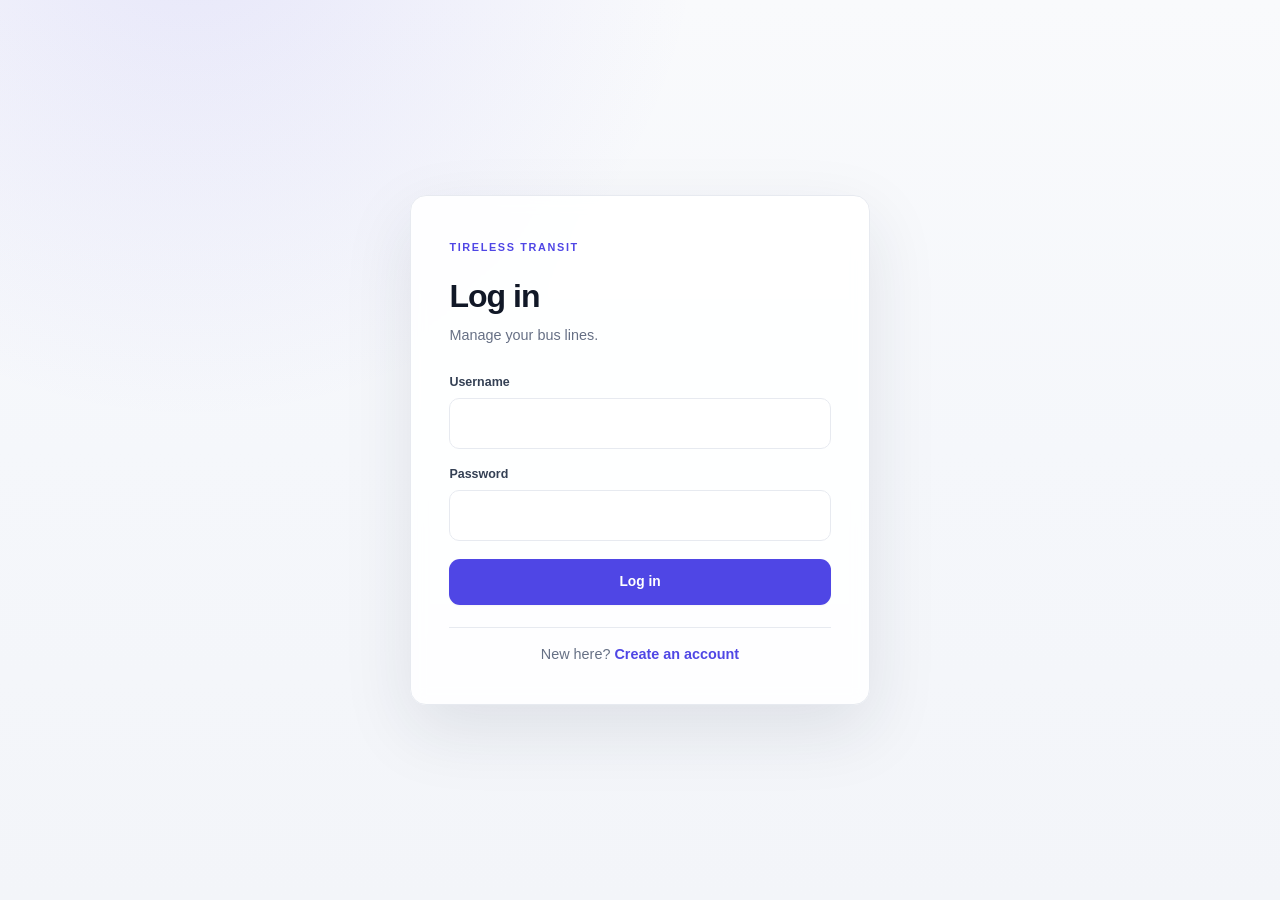
<file: wwwroot/login/index.html>
<!doctype html>
<html lang="en">
  <head><meta charset="utf-8" /><meta name="viewport" content="width=device-width, initial-scale=1" />
    <meta name="theme-color" content="#2563eb" />
    <title>Log in · Tireless Transit</title>
    <link rel="stylesheet" href="styles.css" />
  </head>
  <body><main class="auth-page"><section class="card" aria-labelledby="login-heading">
    <h1 id="login-heading">Log in</h1>
    <p>Manage your bus lines.</p>
    <form id="login-form">
      <label for="username">Username</label>
      <input type="text" id="username" name="username" maxlength="50" required autocomplete="username" />
      <label for="password">Password</label>
      <input type="password" id="password" name="password" maxlength="20" required autocomplete="current-password" />
      <button type="submit">Log in</button>
      <p id="form-message" aria-live="polite"></p>
    </form>
    <p>New here? <a href="../register/">Create an account</a></p>
  </section></main>
  <script src="auth.js"></script>
</body>
</html>
</file>
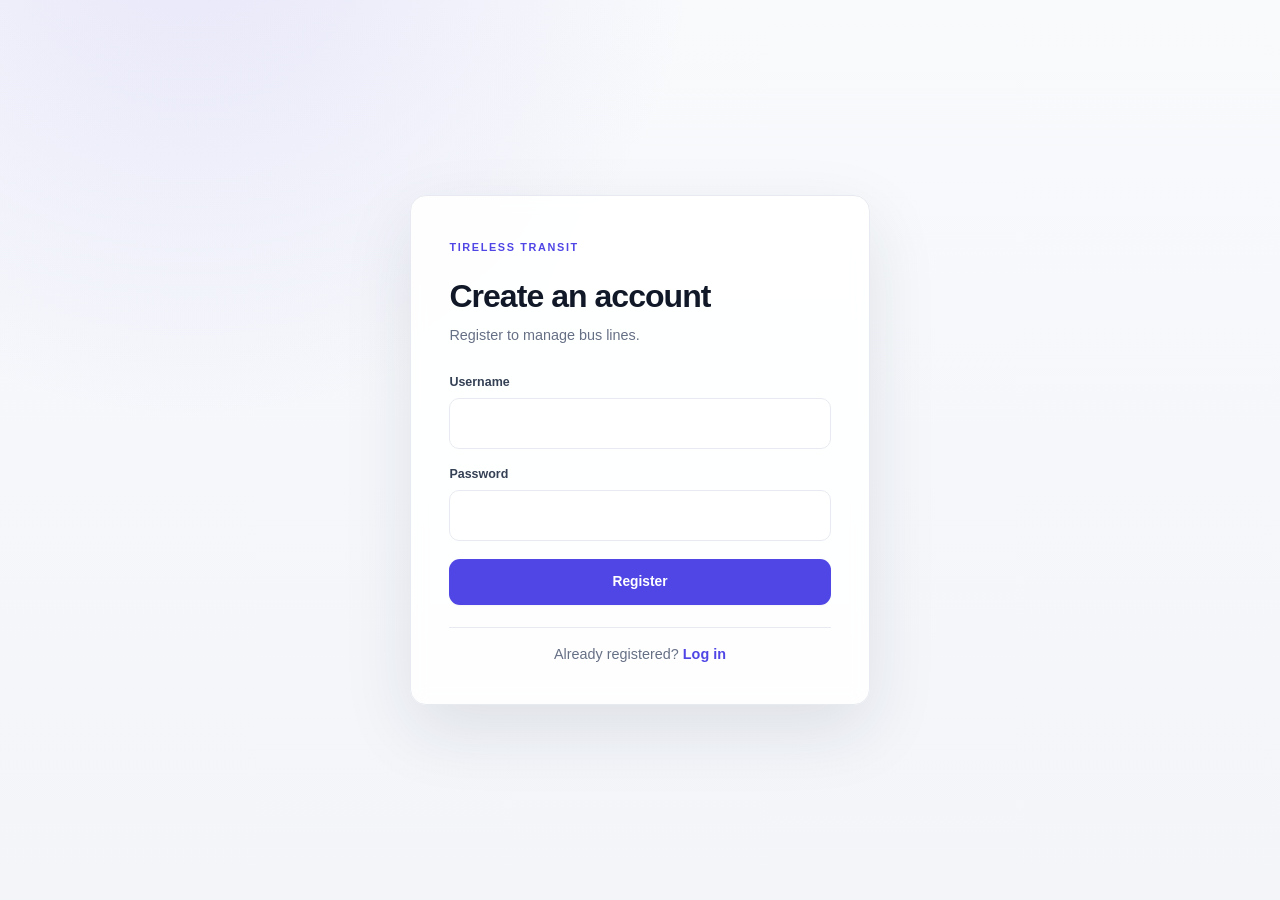
<file: wwwroot/register/index.html>
<!doctype html>
<html lang="en">
  <head>
    <meta charset="utf-8" />
    <meta name="viewport" content="width=device-width, initial-scale=1" />
    <meta name="theme-color" content="#2563eb" />
    <title>Create account · Tireless Transit</title>
    <link rel="stylesheet" href="styles.css" />
  </head>
  <body>
    <main class="auth-page">
      <section class="card" aria-labelledby="register-heading">
        <h1 id="register-heading">Create an account</h1>
        <p>Register to manage bus lines.</p>
        <form id="register-form">
          <label for="username">Username</label>
          <input type="text" id="username" name="username" maxlength="50" required autocomplete="username" />
          <label for="password">Password</label>
          <input type="password" id="password" name="password" maxlength="20" required autocomplete="new-password" />
          <input type="hidden" name="role" value="User" />
          <button type="submit">Register</button>
          <p id="form-message" aria-live="polite"> </p>
        </form>
        <p>Already registered? <a href="../login/">Log in</a></p>
      </section>
    </main>
    <script src="auth.js"></script>
  </body>
</html>
</file>
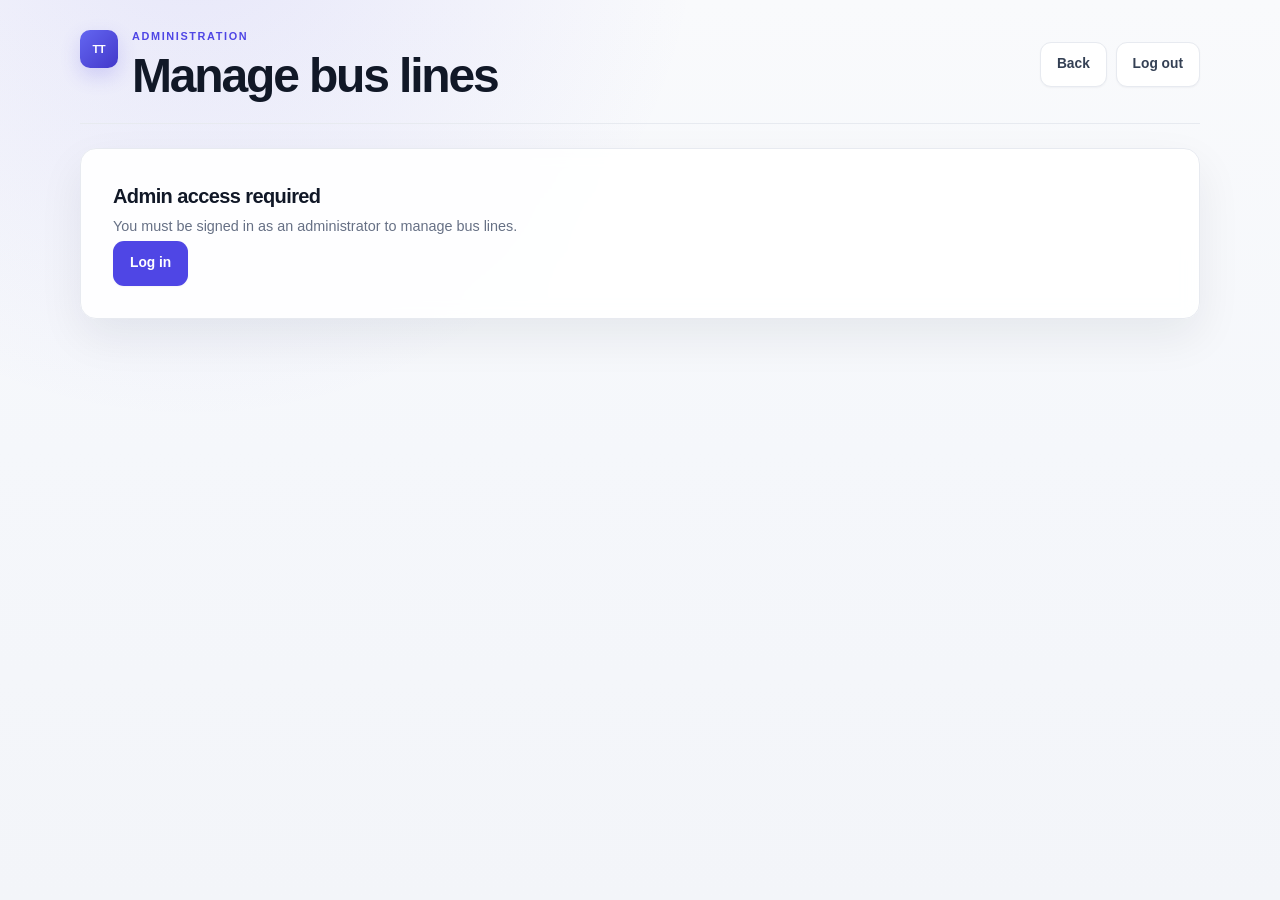
<file: wwwroot/admin/bus-lines/index.html>
<!doctype html>
<html lang="en">
<head>
  <meta charset="utf-8" />
  <meta name="viewport" content="width=device-width, initial-scale=1" />
  <meta name="theme-color" content="#2563eb" />
  <title>Manage bus lines · Tireless Transit</title>
  <link rel="stylesheet" href="style.css" />
</head>
<body>
  <main class="page-shell">
    <header class="page-header">
      <div>
        <p class="eyebrow">Administration</p>
        <h1>Manage bus lines</h1>
      </div>
      <div class="header-actions">
        <a class="button secondary" href="../../">Back</a>
        <button id="logout-button" class="button secondary" type="button">Log out</button>
      </div>
    </header>

    <section id="access-denied" class="card" hidden>
      <h2>Admin access required</h2>
      <p>You must be signed in as an administrator to manage bus lines.</p>
      <div class="form-actions"><a class="button" href="../../login/">Log in</a></div>
    </section>

    <section id="admin-content" hidden>
      <section class="card">
        <p class="eyebrow">Fleet editor</p>
        <h2>Add a bus line</h2>
        <p class="helper-text">Keep route details consistent so they are easy to scan on the public fleet view.</p>
        <form id="bus-line-form">
          <label for="driver">Driver</label>
          <label for="plate">License plate number</label>
          <input id="driver" name="driver" maxlength="100" required autocomplete="name" />
          <input id="plate" name="plate" maxlength="20" required />
          <label for="originCity">Origin city</label>
          <label for="destinationCity">Destination city</label>
          <input id="originCity" name="originCity" maxlength="100" required />
          <input id="destinationCity" name="destinationCity" maxlength="100" required />
          <label for="routeStatus">Route status</label>
          <label for="hours">Operating hours</label>
          <select id="routeStatus" name="routeStatus" required>
            <option>Scheduled</option>
            <option>En Route</option>
            <option>Delayed</option>
            <option>Cancelled</option>
          </select>
          <input id="hours" name="hours" maxlength="100" required placeholder="06:00 - 22:30" />
          <div class="form-actions">
            <button id="submit-button" class="button" type="submit">Add bus line</button>
            <button id="cancel-edit-button" class="button secondary" type="button" hidden>Cancel edit</button>
          </div>
          <p id="form-message" class="message" aria-live="polite"></p>
        </form>
      </section>

      <section class="fleet">
        <div class="fleet-heading">
          <div>
            <p class="eyebrow">Overview</p>
            <h2>Current fleet</h2>
          </div>
          <button id="refresh-button" class="button secondary" type="button">Refresh</button>
        </div>
        <p id="loading-message" class="message">Loading bus lines…</p>
        <div id="bus-lines" class="bus-lines"></div>
      </section>
    </section>
  </main>
  <script src="app.js"></script>
</body>
</html>
</file>
<file: wwwroot/login/styles.css>
:root {
  --primary-color: #4f46e5;
  --primary-hover: #4338ca;
  --primary-soft: #eef2ff;
  --bg-color: #f5f7fb;
  --card-bg: #fff;
  --text-main: #111827;
  --text-muted: #667085;
  --text-soft: #98a2b3;
  --border-color: #e7eaf0;
  --border-strong: #d4d9e2;
  --success: #087443;
  --success-soft: #ecfdf3;
  --warning: #a15c00;
  --warning-soft: #fff7e6;
  --danger: #c43232;
  --danger-soft: #fff1f2;
  --info-soft: #eef4ff;
  --border-radius: 16px;
  --shadow-sm: 0 1px 2px rgba(16,24,40,.04);
  --shadow-md: 0 18px 45px rgba(16,24,40,.07);
  --shadow-lg: 0 25px 70px rgba(31,41,55,.10);
  --content-width: 1120px;
}
* { box-sizing: border-box; margin: 0; padding: 0; }
html { scroll-behavior: smooth; }
body {
  min-height: 100vh;
  font-family: Inter, ui-sans-serif, -apple-system, BlinkMacSystemFont, "Segoe UI", sans-serif;
  background: radial-gradient(circle at 15% -10%, rgba(79,70,229,.11), transparent 32rem), linear-gradient(180deg,#f9fafc 0%,var(--bg-color) 50%,#f3f5f9 100%);
  color: var(--text-main); line-height: 1.5; padding: 1.5rem 1rem 3rem; -webkit-font-smoothing: antialiased;
}
button,input,select { font: inherit; }
button,.button,.navigation-button { display:inline-flex;align-items:center;justify-content:center;min-height:42px;padding:.7rem 1rem;font-size:.86rem;font-weight:750;border:1px solid transparent;border-radius:11px;cursor:pointer;text-decoration:none;background:var(--primary-color);color:#fff;box-shadow:var(--shadow-sm);transition:.18s ease; }
button:hover,.button:hover,.navigation-button:hover { background:var(--primary-hover);transform:translateY(-1px);box-shadow:0 8px 22px rgba(79,70,229,.18); }
button:active,.button:active { transform:translateY(0); }
button:disabled,.button:disabled { opacity:.55;cursor:not-allowed;transform:none;box-shadow:none; }
.button.secondary { background:#fff;color:#344054;border-color:var(--border-color); }
.button.secondary:hover { background:#f8f9fc;border-color:var(--border-strong);box-shadow:var(--shadow-sm); }
.button.danger { background:var(--danger); }
.button.danger:hover { background:#aa2828; }
[hidden] { display:none !important; }
.page-shell { width:min(100%,var(--content-width)); margin:0 auto; display:flex; flex-direction:column; gap:1.5rem; }
.page-header { display:flex;justify-content:space-between;align-items:center;gap:1.5rem;padding:.25rem 0 1.4rem;border-bottom:1px solid var(--border-color); }
.page-header > div:first-child { position:relative;padding-left:3.25rem; }
.page-header > div:first-child::before { content:"TT";position:absolute;left:0;top:.15rem;width:2.35rem;height:2.35rem;border-radius:10px;display:grid;place-items:center;background:linear-gradient(135deg,#6366f1,#4338ca);color:#fff;font-size:.7rem;font-weight:900;letter-spacing:-.04em;box-shadow:0 8px 20px rgba(79,70,229,.2); }
.eyebrow { font-size:.68rem;text-transform:uppercase;letter-spacing:.15em;color:var(--primary-color);font-weight:850;margin-bottom:.42rem; }
.page-header h1 { font-size:clamp(2rem,4vw,3rem);letter-spacing:-.045em;line-height:1.03; }
.header-actions { display:flex;flex-wrap:wrap;gap:.55rem;align-items:center;justify-content:flex-end; }
.card { background:rgba(255,255,255,.9);border:1px solid var(--border-color);border-radius:var(--border-radius);padding:clamp(1.25rem,3vw,2rem);box-shadow:var(--shadow-md);backdrop-filter:blur(8px); }
.card h1,.card h2 { letter-spacing:-.03em; }
.card h1 { font-size:1.65rem; }
.card h2 { font-size:1.25rem;margin-bottom:.35rem; }
.card p,.helper-text,.message { color:var(--text-muted);font-size:.9rem; }
.card p a,.helper-text a { color:var(--primary-color);text-decoration:none;font-weight:750; }
.card p a:hover,.helper-text a:hover { text-decoration:underline; }
form label { display:block;font-size:.78rem;font-weight:750;color:#344054;margin:0 0 .42rem; }
form input,form select,input#message { width:100%;padding:.82rem .9rem;margin:0 0 1rem;border:1px solid var(--border-color);border-radius:10px;background:#fff;color:var(--text-main);font-size:.94rem;transition:.15s ease; }
form input::placeholder { color:var(--text-soft); }
form input:hover,form select:hover { border-color:var(--border-strong); }
form input:focus,form select:focus,input#message:focus { outline:none;border-color:#a5b4fc;box-shadow:0 0 0 4px rgba(79,70,229,.11); }
input:disabled,select:disabled { background:#f2f4f7;cursor:not-allowed; }
form br { display:none; }
.form-actions { display:flex;flex-wrap:wrap;gap:.6rem;margin-top:.2rem; }
.fleet { margin-top:.25rem; }
.fleet-heading { display:flex;align-items:flex-end;justify-content:space-between;gap:1rem;margin-bottom:.8rem; }
.fleet-heading h2 { font-size:1.25rem;letter-spacing:-.025em; }
.message { margin-top:.65rem; }
.error { color:var(--danger)!important;font-weight:650; }
.bus-lines { display:grid;grid-template-columns:repeat(2,minmax(0,1fr));gap:1rem;margin-top:1rem; }
.bus-line { position:relative;display:flex;justify-content:space-between;gap:1.25rem;padding:1.25rem;background:#fff;border:1px solid var(--border-color);border-radius:14px;box-shadow:var(--shadow-sm);transition:.18s ease;overflow:hidden; }
.bus-line::before { content:"";position:absolute;left:0;top:0;bottom:0;width:3px;background:#c7d2fe; }
.bus-line:hover { transform:translateY(-2px);border-color:#d9def0;box-shadow:0 15px 32px rgba(16,24,40,.08); }
.bus-line h3 { font-size:1rem;letter-spacing:-.015em;margin-bottom:.4rem; }
.bus-line p { color:var(--text-muted);font-size:.83rem; }
.bus-line .line-route { color:var(--text-main);font-weight:800;font-size:.98rem;margin-bottom:.7rem; }
.bus-line .line-meta { display:grid;grid-template-columns:repeat(2,minmax(0,1fr));gap:.35rem .9rem; }
.line-actions { display:flex;flex-direction:column;gap:.45rem;align-self:flex-start; }
.line-actions .button { min-height:36px;padding:.5rem .75rem;font-size:.78rem; }
.status-badge { display:inline-flex;align-items:center;width:fit-content;margin-bottom:.55rem;padding:.27rem .58rem;border-radius:999px;font-size:.69rem;font-weight:850;background:var(--primary-soft);color:#4338ca; }
.status-scheduled { background:var(--success-soft);color:var(--success); }
.status-en-route { background:var(--info-soft);color:#2454b8; }
.status-delayed { background:var(--warning-soft);color:var(--warning); }
.status-cancelled { background:var(--danger-soft);color:var(--danger); }
.empty-state { grid-column:1/-1;padding:2.5rem;text-align:center;border:1px dashed var(--border-strong);border-radius:14px;color:var(--text-muted);background:rgba(255,255,255,.65); }
@media(max-width:760px){ body{padding:1rem .75rem 2rem}.page-header{align-items:flex-start;flex-direction:column}.header-actions{justify-content:flex-start}.bus-lines{grid-template-columns:1fr}.bus-line{flex-direction:column}.line-actions{flex-direction:row} }
@media(max-width:480px){.header-actions,.header-actions .button,.header-actions button{width:100%}.header-actions{flex-direction:column}.fleet-heading{align-items:flex-start;flex-direction:column}.fleet-heading .button{width:100%}.form-actions .button,.form-actions button{flex:1}}
body { display:grid;place-items:center;padding:1rem; }
.auth-page { width:min(100%,460px);min-height:calc(100vh - 2rem);display:flex;align-items:center; }
.auth-page .card { width:100%;padding:clamp(1.5rem,5vw,2.4rem);box-shadow:var(--shadow-lg); }
.auth-page .card::before { content:"Tireless Transit";display:inline-flex;align-items:center;gap:.5rem;color:var(--primary-color);font-size:.68rem;font-weight:850;letter-spacing:.15em;text-transform:uppercase;margin-bottom:1rem; }
.auth-page .card h1 { font-size:2rem;margin-bottom:.35rem; }
.auth-page .card > p:first-of-type { margin-bottom:1.6rem; }
.auth-page .card > p:last-of-type { margin:1.35rem 0 0;padding-top:1rem;border-top:1px solid var(--border-color);text-align:center; }
.auth-page form button { width:100%;margin-top:.15rem;min-height:46px; }
#form-message:empty { display:none; }
</file>
<file: wwwroot/register/styles.css>
:root {
  --primary-color: #4f46e5;
  --primary-hover: #4338ca;
  --primary-soft: #eef2ff;
  --bg-color: #f5f7fb;
  --card-bg: #fff;
  --text-main: #111827;
  --text-muted: #667085;
  --text-soft: #98a2b3;
  --border-color: #e7eaf0;
  --border-strong: #d4d9e2;
  --success: #087443;
  --success-soft: #ecfdf3;
  --warning: #a15c00;
  --warning-soft: #fff7e6;
  --danger: #c43232;
  --danger-soft: #fff1f2;
  --info-soft: #eef4ff;
  --border-radius: 16px;
  --shadow-sm: 0 1px 2px rgba(16,24,40,.04);
  --shadow-md: 0 18px 45px rgba(16,24,40,.07);
  --shadow-lg: 0 25px 70px rgba(31,41,55,.10);
  --content-width: 1120px;
}
* { box-sizing: border-box; margin: 0; padding: 0; }
html { scroll-behavior: smooth; }
body {
  min-height: 100vh;
  font-family: Inter, ui-sans-serif, -apple-system, BlinkMacSystemFont, "Segoe UI", sans-serif;
  background: radial-gradient(circle at 15% -10%, rgba(79,70,229,.11), transparent 32rem), linear-gradient(180deg,#f9fafc 0%,var(--bg-color) 50%,#f3f5f9 100%);
  color: var(--text-main); line-height: 1.5; padding: 1.5rem 1rem 3rem; -webkit-font-smoothing: antialiased;
}
button,input,select { font: inherit; }
button,.button,.navigation-button { display:inline-flex;align-items:center;justify-content:center;min-height:42px;padding:.7rem 1rem;font-size:.86rem;font-weight:750;border:1px solid transparent;border-radius:11px;cursor:pointer;text-decoration:none;background:var(--primary-color);color:#fff;box-shadow:var(--shadow-sm);transition:.18s ease; }
button:hover,.button:hover,.navigation-button:hover { background:var(--primary-hover);transform:translateY(-1px);box-shadow:0 8px 22px rgba(79,70,229,.18); }
button:active,.button:active { transform:translateY(0); }
button:disabled,.button:disabled { opacity:.55;cursor:not-allowed;transform:none;box-shadow:none; }
.button.secondary { background:#fff;color:#344054;border-color:var(--border-color); }
.button.secondary:hover { background:#f8f9fc;border-color:var(--border-strong);box-shadow:var(--shadow-sm); }
.button.danger { background:var(--danger); }
.button.danger:hover { background:#aa2828; }
[hidden] { display:none !important; }
.page-shell { width:min(100%,var(--content-width)); margin:0 auto; display:flex; flex-direction:column; gap:1.5rem; }
.page-header { display:flex;justify-content:space-between;align-items:center;gap:1.5rem;padding:.25rem 0 1.4rem;border-bottom:1px solid var(--border-color); }
.page-header > div:first-child { position:relative;padding-left:3.25rem; }
.page-header > div:first-child::before { content:"TT";position:absolute;left:0;top:.15rem;width:2.35rem;height:2.35rem;border-radius:10px;display:grid;place-items:center;background:linear-gradient(135deg,#6366f1,#4338ca);color:#fff;font-size:.7rem;font-weight:900;letter-spacing:-.04em;box-shadow:0 8px 20px rgba(79,70,229,.2); }
.eyebrow { font-size:.68rem;text-transform:uppercase;letter-spacing:.15em;color:var(--primary-color);font-weight:850;margin-bottom:.42rem; }
.page-header h1 { font-size:clamp(2rem,4vw,3rem);letter-spacing:-.045em;line-height:1.03; }
.header-actions { display:flex;flex-wrap:wrap;gap:.55rem;align-items:center;justify-content:flex-end; }
.card { background:rgba(255,255,255,.9);border:1px solid var(--border-color);border-radius:var(--border-radius);padding:clamp(1.25rem,3vw,2rem);box-shadow:var(--shadow-md);backdrop-filter:blur(8px); }
.card h1,.card h2 { letter-spacing:-.03em; }
.card h1 { font-size:1.65rem; }
.card h2 { font-size:1.25rem;margin-bottom:.35rem; }
.card p,.helper-text,.message { color:var(--text-muted);font-size:.9rem; }
.card p a,.helper-text a { color:var(--primary-color);text-decoration:none;font-weight:750; }
.card p a:hover,.helper-text a:hover { text-decoration:underline; }
form label { display:block;font-size:.78rem;font-weight:750;color:#344054;margin:0 0 .42rem; }
form input,form select,input#message { width:100%;padding:.82rem .9rem;margin:0 0 1rem;border:1px solid var(--border-color);border-radius:10px;background:#fff;color:var(--text-main);font-size:.94rem;transition:.15s ease; }
form input::placeholder { color:var(--text-soft); }
form input:hover,form select:hover { border-color:var(--border-strong); }
form input:focus,form select:focus,input#message:focus { outline:none;border-color:#a5b4fc;box-shadow:0 0 0 4px rgba(79,70,229,.11); }
input:disabled,select:disabled { background:#f2f4f7;cursor:not-allowed; }
form br { display:none; }
.form-actions { display:flex;flex-wrap:wrap;gap:.6rem;margin-top:.2rem; }
.fleet { margin-top:.25rem; }
.fleet-heading { display:flex;align-items:flex-end;justify-content:space-between;gap:1rem;margin-bottom:.8rem; }
.fleet-heading h2 { font-size:1.25rem;letter-spacing:-.025em; }
.message { margin-top:.65rem; }
.error { color:var(--danger)!important;font-weight:650; }
.bus-lines { display:grid;grid-template-columns:repeat(2,minmax(0,1fr));gap:1rem;margin-top:1rem; }
.bus-line { position:relative;display:flex;justify-content:space-between;gap:1.25rem;padding:1.25rem;background:#fff;border:1px solid var(--border-color);border-radius:14px;box-shadow:var(--shadow-sm);transition:.18s ease;overflow:hidden; }
.bus-line::before { content:"";position:absolute;left:0;top:0;bottom:0;width:3px;background:#c7d2fe; }
.bus-line:hover { transform:translateY(-2px);border-color:#d9def0;box-shadow:0 15px 32px rgba(16,24,40,.08); }
.bus-line h3 { font-size:1rem;letter-spacing:-.015em;margin-bottom:.4rem; }
.bus-line p { color:var(--text-muted);font-size:.83rem; }
.bus-line .line-route { color:var(--text-main);font-weight:800;font-size:.98rem;margin-bottom:.7rem; }
.bus-line .line-meta { display:grid;grid-template-columns:repeat(2,minmax(0,1fr));gap:.35rem .9rem; }
.line-actions { display:flex;flex-direction:column;gap:.45rem;align-self:flex-start; }
.line-actions .button { min-height:36px;padding:.5rem .75rem;font-size:.78rem; }
.status-badge { display:inline-flex;align-items:center;width:fit-content;margin-bottom:.55rem;padding:.27rem .58rem;border-radius:999px;font-size:.69rem;font-weight:850;background:var(--primary-soft);color:#4338ca; }
.status-scheduled { background:var(--success-soft);color:var(--success); }
.status-en-route { background:var(--info-soft);color:#2454b8; }
.status-delayed { background:var(--warning-soft);color:var(--warning); }
.status-cancelled { background:var(--danger-soft);color:var(--danger); }
.empty-state { grid-column:1/-1;padding:2.5rem;text-align:center;border:1px dashed var(--border-strong);border-radius:14px;color:var(--text-muted);background:rgba(255,255,255,.65); }
@media(max-width:760px){ body{padding:1rem .75rem 2rem}.page-header{align-items:flex-start;flex-direction:column}.header-actions{justify-content:flex-start}.bus-lines{grid-template-columns:1fr}.bus-line{flex-direction:column}.line-actions{flex-direction:row} }
@media(max-width:480px){.header-actions,.header-actions .button,.header-actions button{width:100%}.header-actions{flex-direction:column}.fleet-heading{align-items:flex-start;flex-direction:column}.fleet-heading .button{width:100%}.form-actions .button,.form-actions button{flex:1}}
body { display:grid;place-items:center;padding:1rem; }
.auth-page { width:min(100%,460px);min-height:calc(100vh - 2rem);display:flex;align-items:center; }
.auth-page .card { width:100%;padding:clamp(1.5rem,5vw,2.4rem);box-shadow:var(--shadow-lg); }
.auth-page .card::before { content:"Tireless Transit";display:inline-flex;color:var(--primary-color);font-size:.68rem;font-weight:850;letter-spacing:.15em;text-transform:uppercase;margin-bottom:1rem; }
.auth-page .card h1 { font-size:2rem;margin-bottom:.35rem; }
.auth-page .card > p:first-of-type { margin-bottom:1.6rem; }
.auth-page .card > p:last-of-type { margin:1.35rem 0 0;padding-top:1rem;border-top:1px solid var(--border-color);text-align:center; }
.auth-page form button { width:100%;margin-top:.15rem;min-height:46px; }
#form-message:empty { display:none; }
</file>
<file: wwwroot/admin/bus-lines/style.css>
:root {
  --primary-color: #4f46e5;
  --primary-hover: #4338ca;
  --primary-soft: #eef2ff;
  --bg-color: #f5f7fb;
  --card-bg: #fff;
  --text-main: #111827;
  --text-muted: #667085;
  --text-soft: #98a2b3;
  --border-color: #e7eaf0;
  --border-strong: #d4d9e2;
  --success: #087443;
  --success-soft: #ecfdf3;
  --warning: #a15c00;
  --warning-soft: #fff7e6;
  --danger: #c43232;
  --danger-soft: #fff1f2;
  --info-soft: #eef4ff;
  --border-radius: 16px;
  --shadow-sm: 0 1px 2px rgba(16,24,40,.04);
  --shadow-md: 0 18px 45px rgba(16,24,40,.07);
  --shadow-lg: 0 25px 70px rgba(31,41,55,.10);
  --content-width: 1120px;
}
* { box-sizing: border-box; margin: 0; padding: 0; }
html { scroll-behavior: smooth; }
body {
  min-height: 100vh;
  font-family: Inter, ui-sans-serif, -apple-system, BlinkMacSystemFont, "Segoe UI", sans-serif;
  background: radial-gradient(circle at 15% -10%, rgba(79,70,229,.11), transparent 32rem), linear-gradient(180deg,#f9fafc 0%,var(--bg-color) 50%,#f3f5f9 100%);
  color: var(--text-main); line-height: 1.5; padding: 1.5rem 1rem 3rem; -webkit-font-smoothing: antialiased;
}
button,input,select { font: inherit; }
button,.button,.navigation-button { display:inline-flex;align-items:center;justify-content:center;min-height:42px;padding:.7rem 1rem;font-size:.86rem;font-weight:750;border:1px solid transparent;border-radius:11px;cursor:pointer;text-decoration:none;background:var(--primary-color);color:#fff;box-shadow:var(--shadow-sm);transition:.18s ease; }
button:hover,.button:hover,.navigation-button:hover { background:var(--primary-hover);transform:translateY(-1px);box-shadow:0 8px 22px rgba(79,70,229,.18); }
button:active,.button:active { transform:translateY(0); }
button:disabled,.button:disabled { opacity:.55;cursor:not-allowed;transform:none;box-shadow:none; }
.button.secondary { background:#fff;color:#344054;border-color:var(--border-color); }
.button.secondary:hover { background:#f8f9fc;border-color:var(--border-strong);box-shadow:var(--shadow-sm); }
.button.danger { background:var(--danger); }
.button.danger:hover { background:#aa2828; }
[hidden] { display:none !important; }
.page-shell { width:min(100%,var(--content-width)); margin:0 auto; display:flex; flex-direction:column; gap:1.5rem; }
.page-header { display:flex;justify-content:space-between;align-items:center;gap:1.5rem;padding:.25rem 0 1.4rem;border-bottom:1px solid var(--border-color); }
.page-header > div:first-child { position:relative;padding-left:3.25rem; }
.page-header > div:first-child::before { content:"TT";position:absolute;left:0;top:.15rem;width:2.35rem;height:2.35rem;border-radius:10px;display:grid;place-items:center;background:linear-gradient(135deg,#6366f1,#4338ca);color:#fff;font-size:.7rem;font-weight:900;letter-spacing:-.04em;box-shadow:0 8px 20px rgba(79,70,229,.2); }
.eyebrow { font-size:.68rem;text-transform:uppercase;letter-spacing:.15em;color:var(--primary-color);font-weight:850;margin-bottom:.42rem; }
.page-header h1 { font-size:clamp(2rem,4vw,3rem);letter-spacing:-.045em;line-height:1.03; }
.header-actions { display:flex;flex-wrap:wrap;gap:.55rem;align-items:center;justify-content:flex-end; }
.card { background:rgba(255,255,255,.9);border:1px solid var(--border-color);border-radius:var(--border-radius);padding:clamp(1.25rem,3vw,2rem);box-shadow:var(--shadow-md);backdrop-filter:blur(8px); }
.card h1,.card h2 { letter-spacing:-.03em; }
.card h1 { font-size:1.65rem; }
.card h2 { font-size:1.25rem;margin-bottom:.35rem; }
.card p,.helper-text,.message { color:var(--text-muted);font-size:.9rem; }
.card p a,.helper-text a { color:var(--primary-color);text-decoration:none;font-weight:750; }
.card p a:hover,.helper-text a:hover { text-decoration:underline; }
form label { display:block;font-size:.78rem;font-weight:750;color:#344054;margin:0 0 .42rem; }
form input,form select,input#message { width:100%;padding:.82rem .9rem;margin:0 0 1rem;border:1px solid var(--border-color);border-radius:10px;background:#fff;color:var(--text-main);font-size:.94rem;transition:.15s ease; }
form input::placeholder { color:var(--text-soft); }
form input:hover,form select:hover { border-color:var(--border-strong); }
form input:focus,form select:focus,input#message:focus { outline:none;border-color:#a5b4fc;box-shadow:0 0 0 4px rgba(79,70,229,.11); }
input:disabled,select:disabled { background:#f2f4f7;cursor:not-allowed; }
form br { display:none; }
.form-actions { display:flex;flex-wrap:wrap;gap:.6rem;margin-top:.2rem; }
.fleet { margin-top:.25rem; }
.fleet-heading { display:flex;align-items:flex-end;justify-content:space-between;gap:1rem;margin-bottom:.8rem; }
.fleet-heading h2 { font-size:1.25rem;letter-spacing:-.025em; }
.message { margin-top:.65rem; }
.error { color:var(--danger)!important;font-weight:650; }
.bus-lines { display:grid;grid-template-columns:repeat(2,minmax(0,1fr));gap:1rem;margin-top:1rem; }
.bus-line { position:relative;display:flex;justify-content:space-between;gap:1.25rem;padding:1.25rem;background:#fff;border:1px solid var(--border-color);border-radius:14px;box-shadow:var(--shadow-sm);transition:.18s ease;overflow:hidden; }
.bus-line::before { content:"";position:absolute;left:0;top:0;bottom:0;width:3px;background:#c7d2fe; }
.bus-line:hover { transform:translateY(-2px);border-color:#d9def0;box-shadow:0 15px 32px rgba(16,24,40,.08); }
.bus-line h3 { font-size:1rem;letter-spacing:-.015em;margin-bottom:.4rem; }
.bus-line p { color:var(--text-muted);font-size:.83rem; }
.bus-line .line-route { color:var(--text-main);font-weight:800;font-size:.98rem;margin-bottom:.7rem; }
.bus-line .line-meta { display:grid;grid-template-columns:repeat(2,minmax(0,1fr));gap:.35rem .9rem; }
.line-actions { display:flex;flex-direction:column;gap:.45rem;align-self:flex-start; }
.line-actions .button { min-height:36px;padding:.5rem .75rem;font-size:.78rem; }
.status-badge { display:inline-flex;align-items:center;width:fit-content;margin-bottom:.55rem;padding:.27rem .58rem;border-radius:999px;font-size:.69rem;font-weight:850;background:var(--primary-soft);color:#4338ca; }
.status-scheduled { background:var(--success-soft);color:var(--success); }
.status-en-route { background:var(--info-soft);color:#2454b8; }
.status-delayed { background:var(--warning-soft);color:var(--warning); }
.status-cancelled { background:var(--danger-soft);color:var(--danger); }
.empty-state { grid-column:1/-1;padding:2.5rem;text-align:center;border:1px dashed var(--border-strong);border-radius:14px;color:var(--text-muted);background:rgba(255,255,255,.65); }
@media(max-width:760px){ body{padding:1rem .75rem 2rem}.page-header{align-items:flex-start;flex-direction:column}.header-actions{justify-content:flex-start}.bus-lines{grid-template-columns:1fr}.bus-line{flex-direction:column}.line-actions{flex-direction:row} }
@media(max-width:480px){.header-actions,.header-actions .button,.header-actions button{width:100%}.header-actions{flex-direction:column}.fleet-heading{align-items:flex-start;flex-direction:column}.fleet-heading .button{width:100%}.form-actions .button,.form-actions button{flex:1}}
.page-shell { max-width:1120px; }
#admin-content { display:flex;flex-direction:column;gap:1.5rem; }
#admin-content > .card { position:relative;overflow:hidden; }
#admin-content > .card::after { content:"";position:absolute;width:180px;height:180px;border-radius:50%;background:var(--primary-soft);right:-90px;top:-90px;opacity:.7;pointer-events:none; }
#bus-line-form { display:grid;grid-template-columns:repeat(2,minmax(0,1fr));column-gap:1rem;position:relative;z-index:1;margin-top:1.25rem; }
#bus-line-form label { margin-top:.1rem; }
#bus-line-form input,#bus-line-form select { margin-bottom:.95rem; }
#bus-line-form label[for="driver"],#bus-line-form label[for="plate"]{grid-row:1}
#bus-line-form label[for="originCity"],#bus-line-form label[for="destinationCity"]{grid-row:3}
#bus-line-form label[for="routeStatus"],#bus-line-form label[for="hours"]{grid-row:5}
#bus-line-form #driver,#bus-line-form #plate{grid-row:2}
#bus-line-form #originCity,#bus-line-form #destinationCity{grid-row:4}
#bus-line-form #routeStatus,#bus-line-form #hours{grid-row:6}
#bus-line-form .form-actions,#bus-line-form #form-message{grid-column:1/-1}
.fleet{margin-top:0}.fleet-heading{padding-top:.2rem}#loading-message{min-height:1.2rem}
@media(max-width:680px){#bus-line-form{grid-template-columns:1fr}#bus-line-form label,#bus-line-form input,#bus-line-form select,#bus-line-form .form-actions,#bus-line-form #form-message{grid-row:auto;grid-column:1}}
</file>
